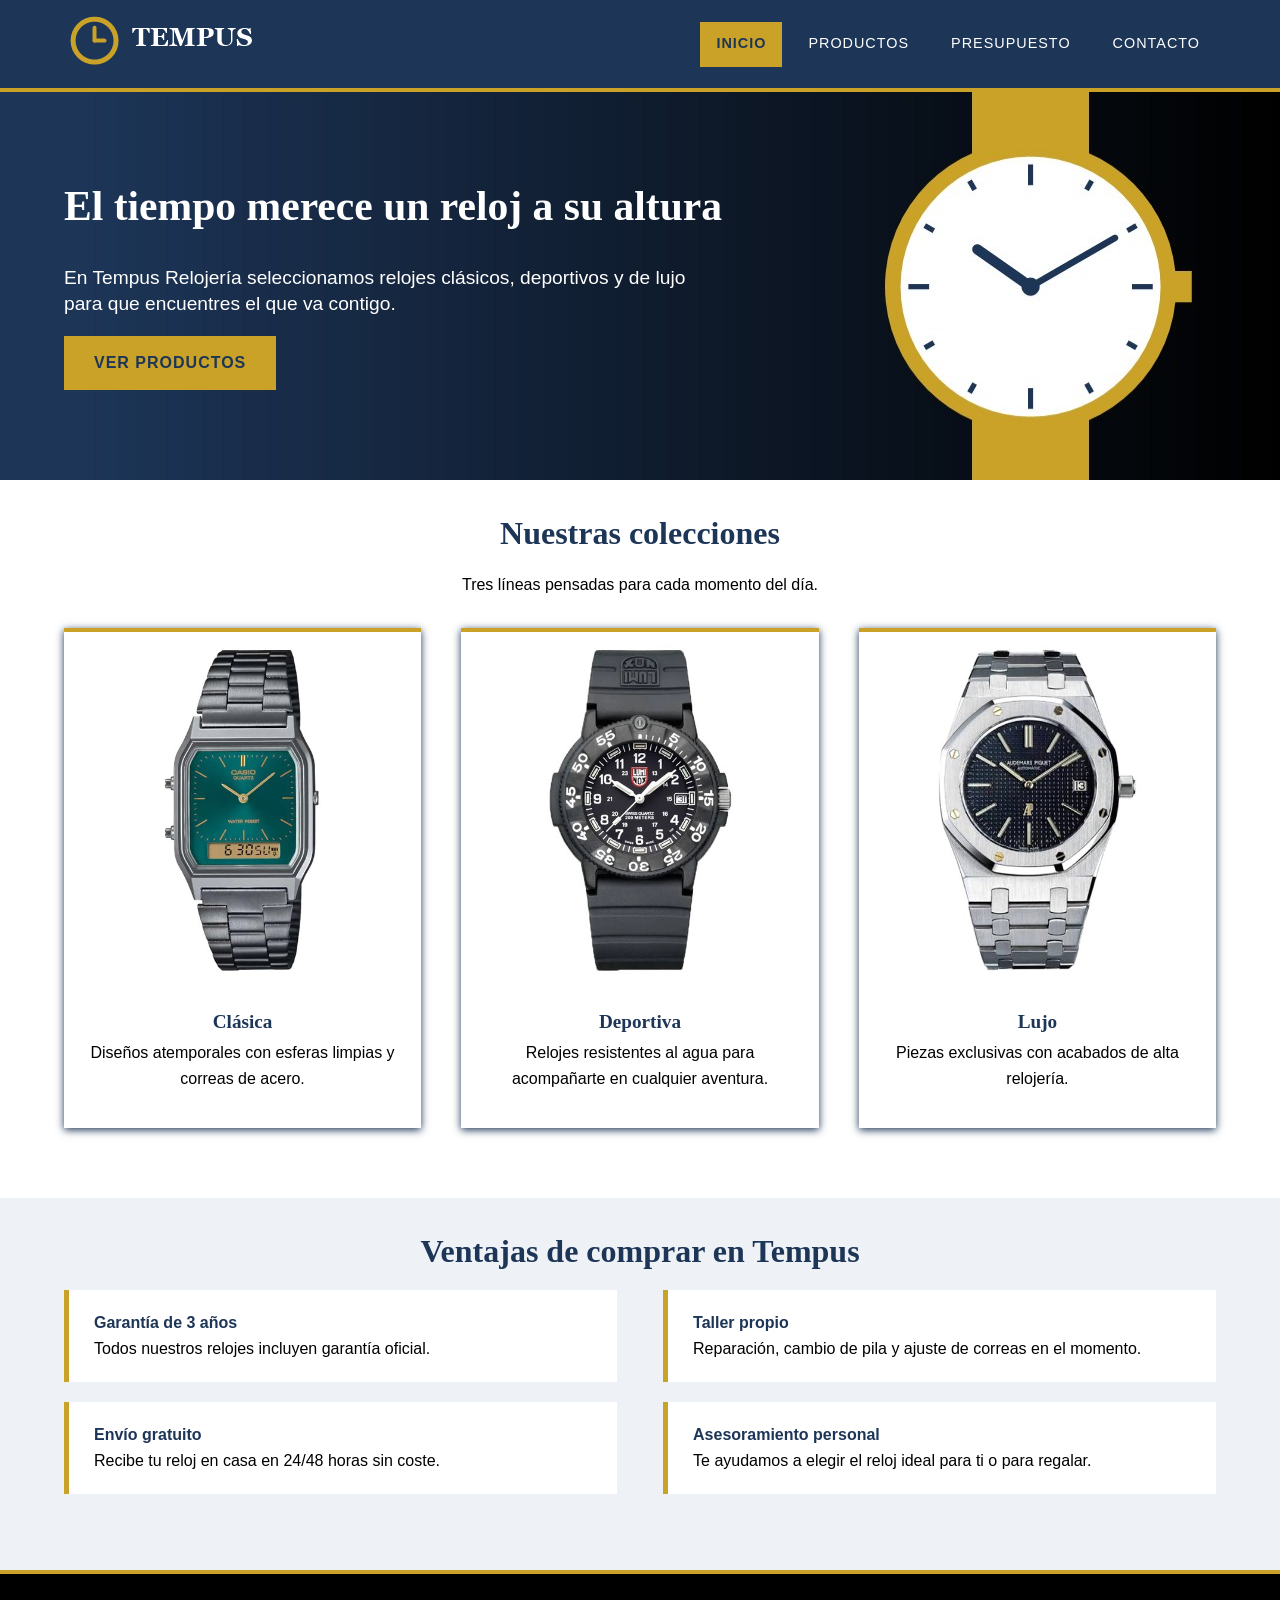
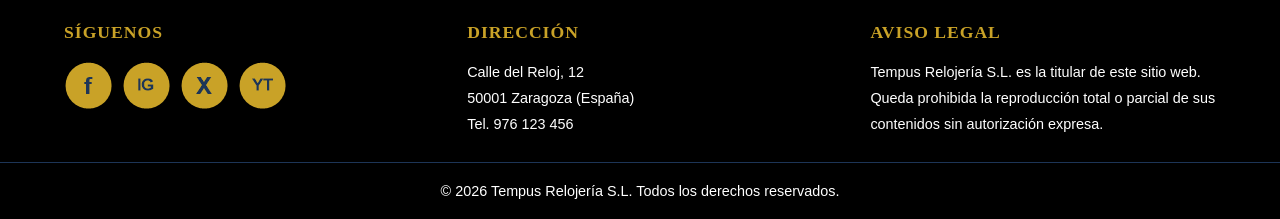
<file: index.html>
<!DOCTYPE html>
<html lang="es">
<head>
    <!-- Meta etiquetas -->
    <meta charset="utf-8">
    <meta name="viewport" content="width=device-width, initial-scale=1">
    <meta name="description" content="Tempus Relojer&iacute;a: relojes de pulsera cl&aacute;sicos, deportivos y de lujo en Zaragoza. Descubre nuestras colecciones y pide tu presupuesto sin compromiso.">
    <meta name="keywords" content="relojer&iacute;a, relojes, relojes de pulsera, relojes de lujo, Zaragoza">
    <meta name="author" content="Tempus Relojer&iacute;a">
    <meta name="robots" content="index, follow">
    <title>Tempus Relojer&iacute;a | Relojes cl&aacute;sicos y de lujo en Zaragoza</title>
    <!-- Hoja de estilos externa -->
    <link rel="stylesheet" href="css/estilos.css">
</head>
<body>

    <!-- Cabecera con logotipo y menu de navegacion -->
    <header class="cabecera">
        <nav class="menu">
            <a href="index.html" title="Inicio de Tempus Relojer&iacute;a">
                <img src="images/logo.png" alt="Logotipo de Tempus Relojer&iacute;a" title="Tempus Relojer&iacute;a" width="240" height="60">
            </a>
            <ul>
                <li><a href="index.html" class="activo" title="P&aacute;gina de inicio">Inicio</a></li>
                <li><a href="views/productos.html" title="Cat&aacute;logo de relojes">Productos</a></li>
                <li><a href="views/presupuesto.html" title="Solicitar presupuesto">Presupuesto</a></li>
                <li><a href="views/contacto.html" title="Datos de contacto y ubicaci&oacute;n">Contacto</a></li>
            </ul>
        </nav>
    </header>

    <!-- Seccion 1: presentacion -->
    <section class="portada">
        <h1>El tiempo merece un reloj a su altura</h1>
        <p>En Tempus Relojer&iacute;a seleccionamos relojes cl&aacute;sicos, deportivos y de lujo para que encuentres el que va contigo.</p>
        <a href="views/productos.html" class="boton" title="Ver el cat&aacute;logo de relojes">Ver productos</a>
    </section>

    <!-- Seccion 2: colecciones destacadas -->
    <section class="general">
        <h2 class="titulo-seccion">Nuestras colecciones</h2>
        <p class="intro-seccion">Tres l&iacute;neas pensadas para cada momento del d&iacute;a.</p>
        <div class="tarjetas">
            <article class="tarjeta">
                <img src="images/productos/reloj1.jpg" alt="Reloj cl&aacute;sico Casio con esfera verde y correa de acero" title="Colecci&oacute;n Cl&aacute;sica" width="400">
                <h3>Cl&aacute;sica</h3>
                <p>Dise&ntilde;os atemporales con esferas limpias y correas de acero.</p>
            </article>
            <article class="tarjeta">
                <img src="images/productos/reloj2.jpg" alt="Reloj deportivo Luminox de buceo negro" title="Colecci&oacute;n Deportiva" width="400">
                <h3>Deportiva</h3>
                <p>Relojes resistentes al agua para acompa&ntilde;arte en cualquier aventura.</p>
            </article>
            <article class="tarjeta">
                <img src="images/productos/reloj8.jpg" alt="Reloj de lujo Audemars Piguet Royal Oak de acero" title="Colecci&oacute;n Lujo" width="400">
                <h3>Lujo</h3>
                <p>Piezas exclusivas con acabados de alta relojer&iacute;a.</p>
            </article>
        </div>
    </section>

    <!-- Seccion 3: ventajas de comprar en la tienda -->
    <section class="fondo-claro">
        <div class="general">
            <h2 class="titulo-seccion">Ventajas de comprar en Tempus</h2>
            <ul class="ventajas">
                <li><strong>Garant&iacute;a de 3 a&ntilde;os</strong><br>Todos nuestros relojes incluyen garant&iacute;a oficial.</li>
                <li><strong>Taller propio</strong><br>Reparaci&oacute;n, cambio de pila y ajuste de correas en el momento.</li>
                <li><strong>Env&iacute;o gratuito</strong><br>Recibe tu reloj en casa en 24/48 horas sin coste.</li>
                <li><strong>Asesoramiento personal</strong><br>Te ayudamos a elegir el reloj ideal para ti o para regalar.</li>
            </ul>
        </div>
    </section>

    <!-- Pie de pagina -->
    <footer class="pie">
        <div class="pie-contenido">
            <div class="pie-bloque">
                <h2>S&iacute;guenos</h2>
                <ul class="redes">
                    <li><a href="https://www.facebook.com/" target="_blank" title="Facebook de Tempus Relojer&iacute;a"><img src="images/redes/facebook.png" alt="Facebook" title="Facebook" width="48" height="48"></a></li>
                    <li><a href="https://www.instagram.com/" target="_blank" title="Instagram de Tempus Relojer&iacute;a"><img src="images/redes/instagram.png" alt="Instagram" title="Instagram" width="48" height="48"></a></li>
                    <li><a href="https://x.com/" target="_blank" title="X de Tempus Relojer&iacute;a"><img src="images/redes/x.png" alt="X" title="X" width="48" height="48"></a></li>
                    <li><a href="https://www.youtube.com/" target="_blank" title="YouTube de Tempus Relojer&iacute;a"><img src="images/redes/youtube.png" alt="YouTube" title="YouTube" width="48" height="48"></a></li>
                </ul>
            </div>
            <div class="pie-bloque">
                <h2>Direcci&oacute;n</h2>
                <p>Calle del Reloj, 12<br>50001 Zaragoza (Espa&ntilde;a)<br>Tel. 976 123 456</p>
            </div>
            <div class="pie-bloque">
                <h2>Aviso legal</h2>
                <p>Tempus Relojer&iacute;a S.L. es la titular de este sitio web. Queda prohibida la reproducci&oacute;n total o parcial de sus contenidos sin autorizaci&oacute;n expresa.</p>
            </div>
        </div>
        <p class="copyright">&copy; 2026 Tempus Relojer&iacute;a S.L. Todos los derechos reservados.</p>
    </footer>

</body>
</html>
</file>
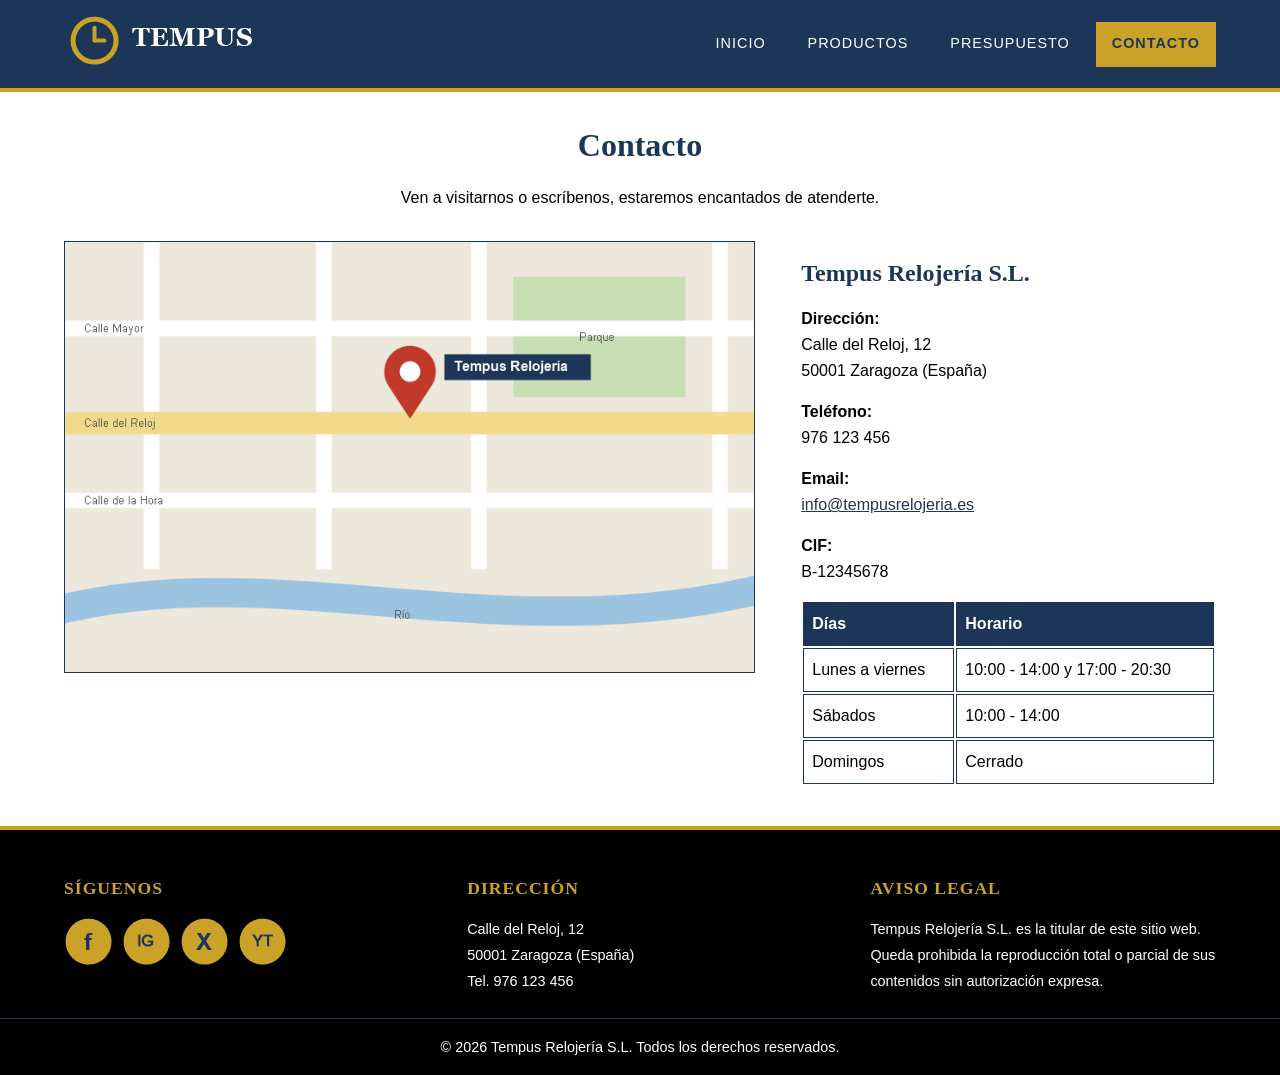
<file: views/contacto.html>
<!DOCTYPE html>
<html lang="es">
<head>
    <!-- Meta etiquetas -->
    <meta charset="utf-8">
    <meta name="viewport" content="width=device-width, initial-scale=1">
    <meta name="description" content="Contacta con Tempus Relojer&iacute;a. Estamos en la Calle del Reloj, 12 de Zaragoza. Consulta nuestro tel&eacute;fono, correo electr&oacute;nico y horario.">
    <meta name="keywords" content="contacto relojer&iacute;a, relojer&iacute;a Zaragoza, direcci&oacute;n Tempus, horario">
    <meta name="author" content="Tempus Relojer&iacute;a">
    <meta name="robots" content="index, follow">
    <title>Contacto | D&oacute;nde encontrar Tempus Relojer&iacute;a en Zaragoza</title>
    <!-- Hoja de estilos externa -->
    <link rel="stylesheet" href="../css/estilos.css">
</head>
<body>

    <!-- Cabecera con logotipo y menu de navegacion -->
    <header class="cabecera">
        <nav class="menu">
            <a href="../index.html" title="Inicio de Tempus Relojer&iacute;a">
                <img src="../images/logo.png" alt="Logotipo de Tempus Relojer&iacute;a" title="Tempus Relojer&iacute;a" width="240" height="60">
            </a>
            <ul>
                <li><a href="../index.html" title="P&aacute;gina de inicio">Inicio</a></li>
                <li><a href="productos.html" title="Cat&aacute;logo de relojes">Productos</a></li>
                <li><a href="presupuesto.html" title="Solicitar presupuesto">Presupuesto</a></li>
                <li><a href="contacto.html" class="activo" title="Datos de contacto y ubicaci&oacute;n">Contacto</a></li>
            </ul>
        </nav>
    </header>

    <!-- Mapa y datos de la empresa -->
    <section class="general">
        <h1 class="titulo-seccion">Contacto</h1>
        <p class="intro-seccion">Ven a visitarnos o escr&iacute;benos, estaremos encantados de atenderte.</p>

        <div class="contacto">
            <!-- Mapa con la ubicacion de la empresa -->
            <div class="mapa">
                <img src="../images/mapa.png" alt="Mapa con la ubicaci&oacute;n de Tempus Relojer&iacute;a en la Calle del Reloj de Zaragoza" title="Ubicaci&oacute;n de Tempus Relojer&iacute;a" width="800">
            </div>

            <!-- Datos de la empresa -->
            <div class="datos">
                <h2>Tempus Relojer&iacute;a S.L.</h2>
                <p><strong>Direcci&oacute;n:</strong><br>Calle del Reloj, 12<br>50001 Zaragoza (Espa&ntilde;a)</p>
                <p><strong>Tel&eacute;fono:</strong><br>976 123 456</p>
                <p><strong>Email:</strong><br><a href="mailto:info@tempusrelojeria.es" title="Enviar un correo a Tempus Relojer&iacute;a">info@tempusrelojeria.es</a></p>
                <p><strong>CIF:</strong><br>B-12345678</p>

                <!-- Horario de apertura -->
                <table class="horario">
                    <tr>
                        <th>D&iacute;as</th>
                        <th>Horario</th>
                    </tr>
                    <tr>
                        <td>Lunes a viernes</td>
                        <td>10:00 - 14:00 y 17:00 - 20:30</td>
                    </tr>
                    <tr>
                        <td>S&aacute;bados</td>
                        <td>10:00 - 14:00</td>
                    </tr>
                    <tr>
                        <td>Domingos</td>
                        <td>Cerrado</td>
                    </tr>
                </table>
            </div>
        </div>
    </section>

    <!-- Pie de pagina -->
    <footer class="pie">
        <div class="pie-contenido">
            <div class="pie-bloque">
                <h2>S&iacute;guenos</h2>
                <ul class="redes">
                    <li><a href="https://www.facebook.com/" target="_blank" title="Facebook de Tempus Relojer&iacute;a"><img src="../images/redes/facebook.png" alt="Facebook" title="Facebook" width="48" height="48"></a></li>
                    <li><a href="https://www.instagram.com/" target="_blank" title="Instagram de Tempus Relojer&iacute;a"><img src="../images/redes/instagram.png" alt="Instagram" title="Instagram" width="48" height="48"></a></li>
                    <li><a href="https://x.com/" target="_blank" title="X de Tempus Relojer&iacute;a"><img src="../images/redes/x.png" alt="X" title="X" width="48" height="48"></a></li>
                    <li><a href="https://www.youtube.com/" target="_blank" title="YouTube de Tempus Relojer&iacute;a"><img src="../images/redes/youtube.png" alt="YouTube" title="YouTube" width="48" height="48"></a></li>
                </ul>
            </div>
            <div class="pie-bloque">
                <h2>Direcci&oacute;n</h2>
                <p>Calle del Reloj, 12<br>50001 Zaragoza (Espa&ntilde;a)<br>Tel. 976 123 456</p>
            </div>
            <div class="pie-bloque">
                <h2>Aviso legal</h2>
                <p>Tempus Relojer&iacute;a S.L. es la titular de este sitio web. Queda prohibida la reproducci&oacute;n total o parcial de sus contenidos sin autorizaci&oacute;n expresa.</p>
            </div>
        </div>
        <p class="copyright">&copy; 2026 Tempus Relojer&iacute;a S.L. Todos los derechos reservados.</p>
    </footer>

</body>
</html>
</file>
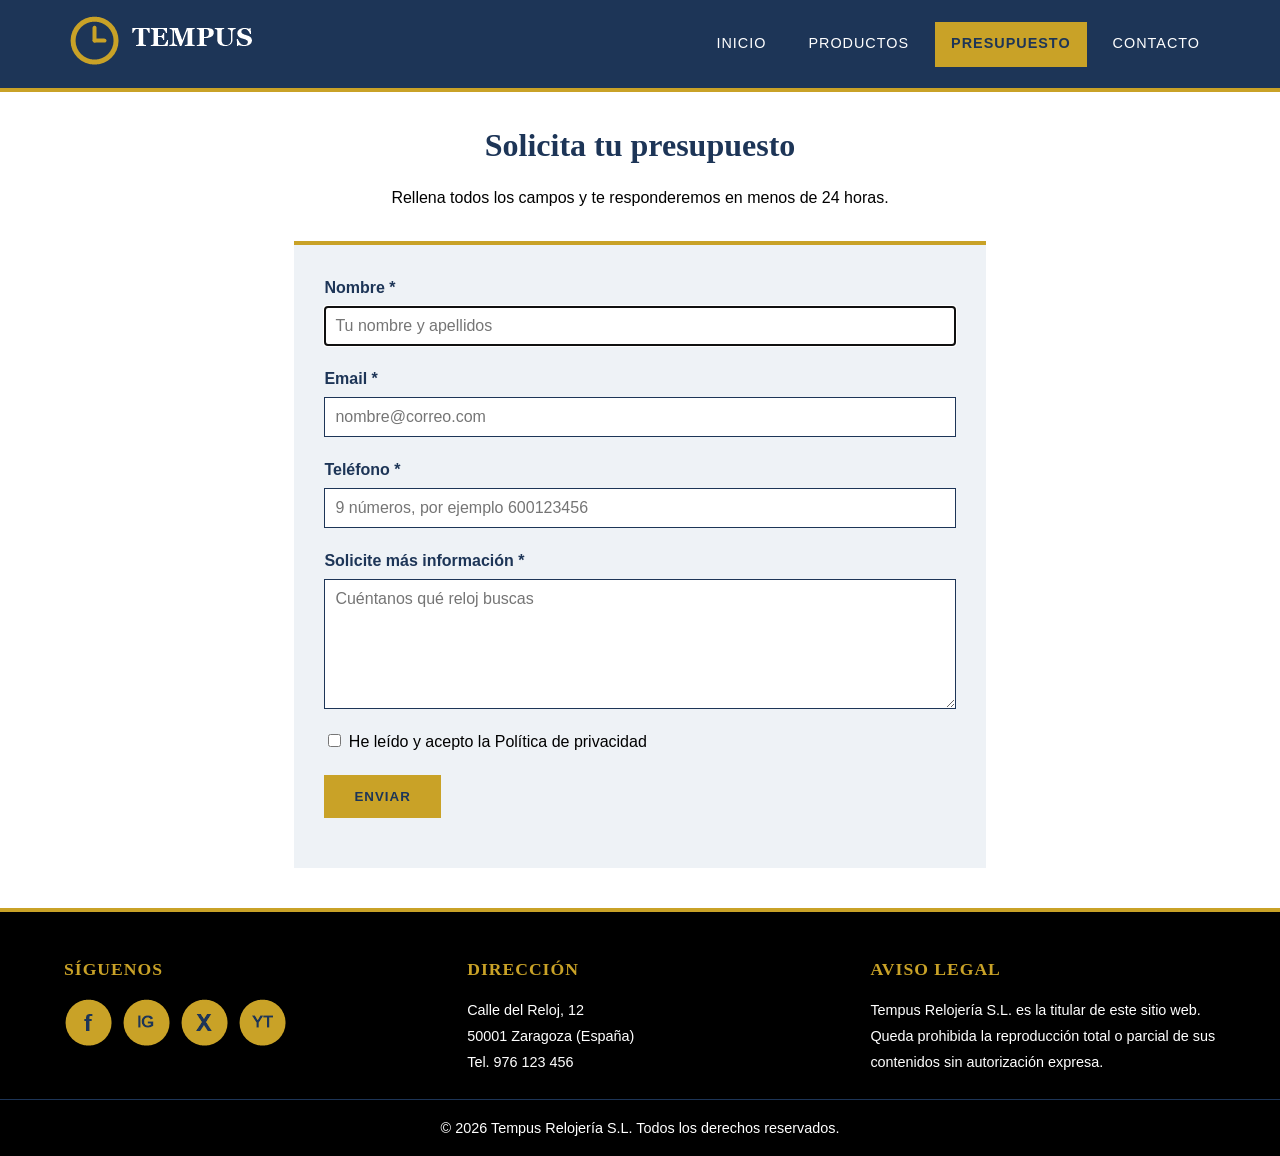
<file: views/presupuesto.html>
<!DOCTYPE html>
<html lang="es">
<head>
    <!-- Meta etiquetas -->
    <meta charset="utf-8">
    <meta name="viewport" content="width=device-width, initial-scale=1">
    <meta name="description" content="Solicita tu presupuesto en Tempus Relojer&iacute;a. Rellena el formulario y te enviaremos informaci&oacute;n sobre el reloj que buscas sin compromiso.">
    <meta name="keywords" content="presupuesto relojes, comprar reloj, informaci&oacute;n relojes, Tempus Relojer&iacute;a">
    <meta name="author" content="Tempus Relojer&iacute;a">
    <meta name="robots" content="index, follow">
    <title>Presupuesto | Solicita informaci&oacute;n a Tempus Relojer&iacute;a</title>
    <!-- Hoja de estilos externa -->
    <link rel="stylesheet" href="../css/estilos.css">
</head>
<body>

    <!-- Cabecera con logotipo y menu de navegacion -->
    <header class="cabecera">
        <nav class="menu">
            <a href="../index.html" title="Inicio de Tempus Relojer&iacute;a">
                <img src="../images/logo.png" alt="Logotipo de Tempus Relojer&iacute;a" title="Tempus Relojer&iacute;a" width="240" height="60">
            </a>
            <ul>
                <li><a href="../index.html" title="P&aacute;gina de inicio">Inicio</a></li>
                <li><a href="productos.html" title="Cat&aacute;logo de relojes">Productos</a></li>
                <li><a href="presupuesto.html" class="activo" title="Solicitar presupuesto">Presupuesto</a></li>
                <li><a href="contacto.html" title="Datos de contacto y ubicaci&oacute;n">Contacto</a></li>
            </ul>
        </nav>
    </header>

    <!-- Formulario de presupuesto -->
    <section class="general">
        <h1 class="titulo-seccion">Solicita tu presupuesto</h1>
        <p class="intro-seccion">Rellena todos los campos y te responderemos en menos de 24 horas.</p>

        <form name="presupuesto" id="presupuesto" class="formulario" method="post" action="presupuesto.html">
            <!-- Nombre: obligatorio -->
            <p>
                <span class="obligatorio">Nombre *</span>
                <input type="text" name="nombre" id="nombre" class="campo" placeholder="Tu nombre y apellidos" maxlength="60" required autofocus>
            </p>
            <!-- Email: comprueba que tenga formato de correo -->
            <p>
                <span class="obligatorio">Email *</span>
                <input type="email" name="email" id="email" class="campo" placeholder="nombre@correo.com" maxlength="80" required>
            </p>
            <!-- Telefono: 9 cifras -->
            <p>
                <span class="obligatorio">Tel&eacute;fono *</span>
                <input type="tel" name="telefono" id="telefono" class="campo" placeholder="9 n&uacute;meros, por ejemplo 600123456" pattern="[0-9]{9}" required>
            </p>
            <!-- Texto multilinea -->
            <p>
                <span class="obligatorio">Solicite m&aacute;s informaci&oacute;n *</span>
                <textarea name="informacion" id="informacion" class="campo" rows="6" cols="40" placeholder="Cu&eacute;ntanos qu&eacute; reloj buscas" required></textarea>
            </p>
            <!-- Aceptacion de la politica de privacidad -->
            <p>
                <input type="checkbox" name="privacidad" id="privacidad" value="acepto" required>
                He le&iacute;do y acepto la Pol&iacute;tica de privacidad
            </p>
            <p>
                <input type="submit" name="enviar" value="Enviar" class="boton">
            </p>
        </form>
    </section>

    <!-- Pie de pagina -->
    <footer class="pie">
        <div class="pie-contenido">
            <div class="pie-bloque">
                <h2>S&iacute;guenos</h2>
                <ul class="redes">
                    <li><a href="https://www.facebook.com/" target="_blank" title="Facebook de Tempus Relojer&iacute;a"><img src="../images/redes/facebook.png" alt="Facebook" title="Facebook" width="48" height="48"></a></li>
                    <li><a href="https://www.instagram.com/" target="_blank" title="Instagram de Tempus Relojer&iacute;a"><img src="../images/redes/instagram.png" alt="Instagram" title="Instagram" width="48" height="48"></a></li>
                    <li><a href="https://x.com/" target="_blank" title="X de Tempus Relojer&iacute;a"><img src="../images/redes/x.png" alt="X" title="X" width="48" height="48"></a></li>
                    <li><a href="https://www.youtube.com/" target="_blank" title="YouTube de Tempus Relojer&iacute;a"><img src="../images/redes/youtube.png" alt="YouTube" title="YouTube" width="48" height="48"></a></li>
                </ul>
            </div>
            <div class="pie-bloque">
                <h2>Direcci&oacute;n</h2>
                <p>Calle del Reloj, 12<br>50001 Zaragoza (Espa&ntilde;a)<br>Tel. 976 123 456</p>
            </div>
            <div class="pie-bloque">
                <h2>Aviso legal</h2>
                <p>Tempus Relojer&iacute;a S.L. es la titular de este sitio web. Queda prohibida la reproducci&oacute;n total o parcial de sus contenidos sin autorizaci&oacute;n expresa.</p>
            </div>
        </div>
        <p class="copyright">&copy; 2026 Tempus Relojer&iacute;a S.L. Todos los derechos reservados.</p>
    </footer>

</body>
</html>
</file>
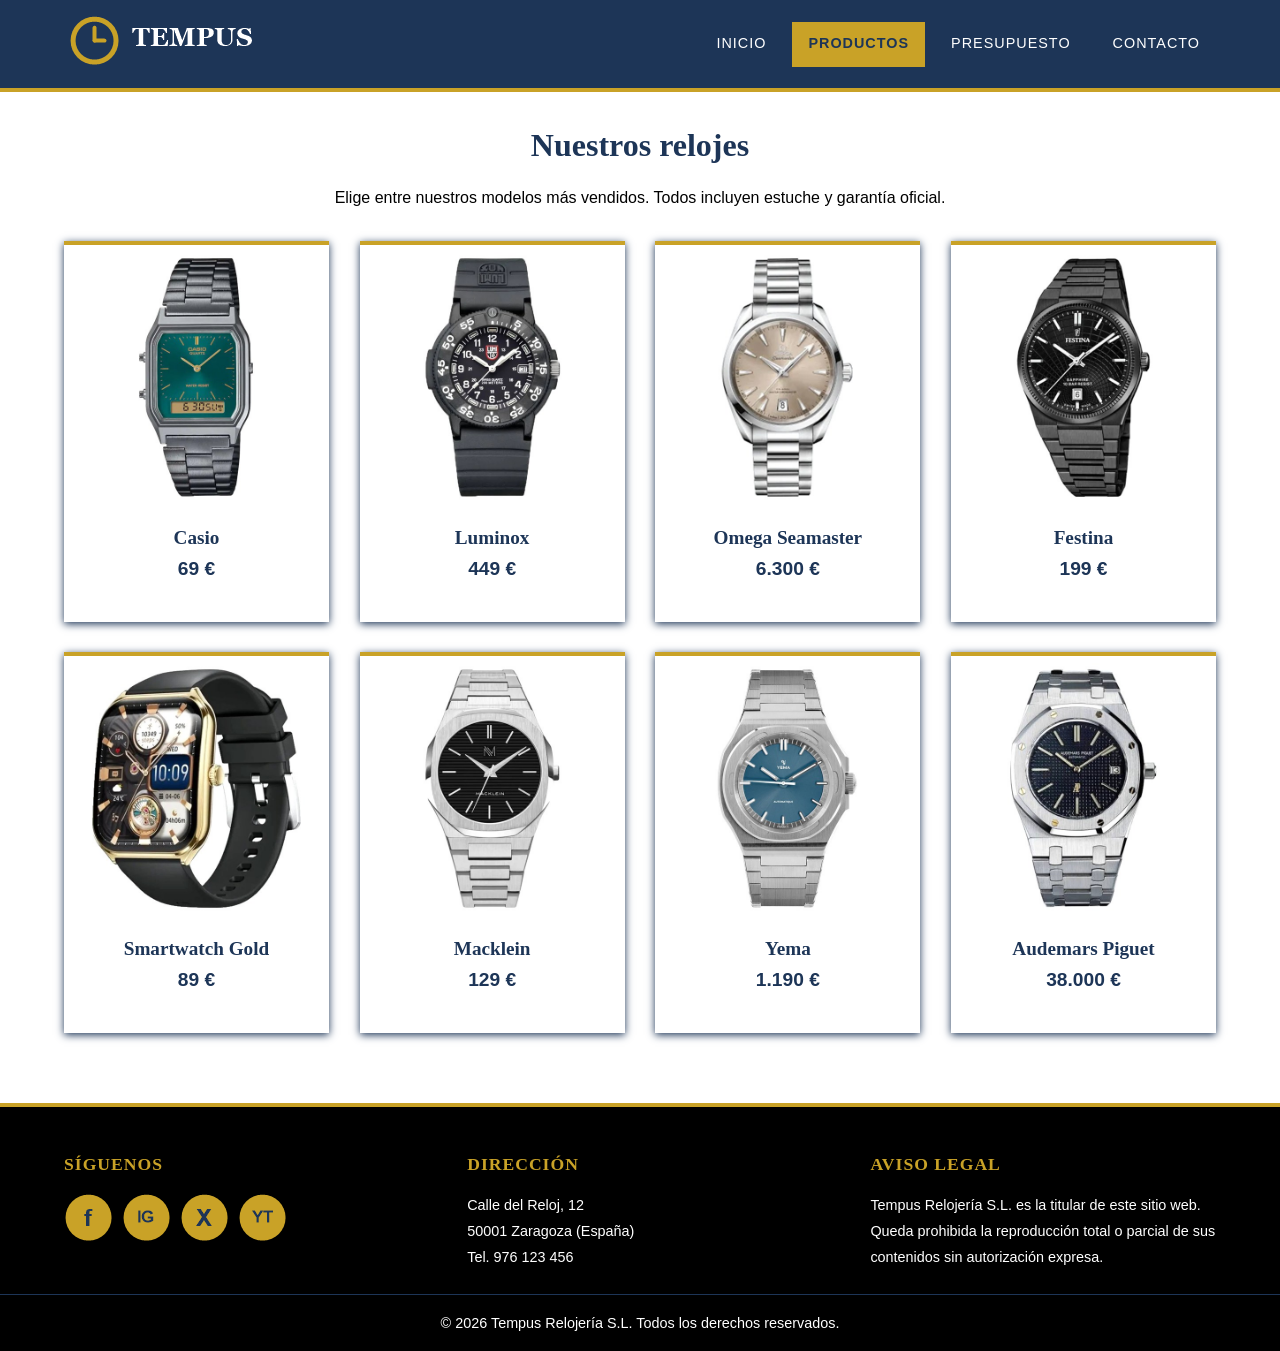
<file: views/productos.html>
<!DOCTYPE html>
<html lang="es">
<head>
    <!-- Meta etiquetas -->
    <meta charset="utf-8">
    <meta name="viewport" content="width=device-width, initial-scale=1">
    <meta name="description" content="Cat&aacute;logo de relojes de Tempus Relojer&iacute;a: modelos cl&aacute;sicos, deportivos y de lujo con garant&iacute;a de 3 a&ntilde;os y env&iacute;o gratuito.">
    <meta name="keywords" content="cat&aacute;logo de relojes, relojes cl&aacute;sicos, relojes deportivos, relojes de lujo">
    <meta name="author" content="Tempus Relojer&iacute;a">
    <meta name="robots" content="index, follow">
    <title>Productos | Cat&aacute;logo de relojes de Tempus Relojer&iacute;a</title>
    <!-- Hoja de estilos externa -->
    <link rel="stylesheet" href="../css/estilos.css">
</head>
<body>

    <!-- Cabecera con logotipo y menu de navegacion -->
    <header class="cabecera">
        <nav class="menu">
            <a href="../index.html" title="Inicio de Tempus Relojer&iacute;a">
                <img src="../images/logo.png" alt="Logotipo de Tempus Relojer&iacute;a" title="Tempus Relojer&iacute;a" width="240" height="60">
            </a>
            <ul>
                <li><a href="../index.html" title="P&aacute;gina de inicio">Inicio</a></li>
                <li><a href="productos.html" class="activo" title="Cat&aacute;logo de relojes">Productos</a></li>
                <li><a href="presupuesto.html" title="Solicitar presupuesto">Presupuesto</a></li>
                <li><a href="contacto.html" title="Datos de contacto y ubicaci&oacute;n">Contacto</a></li>
            </ul>
        </nav>
    </header>

    <!-- Galeria de productos en cuadricula -->
    <section class="general">
        <h1 class="titulo-seccion">Nuestros relojes</h1>
        <p class="intro-seccion">Elige entre nuestros modelos m&aacute;s vendidos. Todos incluyen estuche y garant&iacute;a oficial.</p>

        <div class="tarjetas galeria">
            <article class="tarjeta">
                <img src="../images/productos/reloj1.jpg" alt="Reloj Casio digital y anal&oacute;gico con esfera verde y correa de acero" title="Casio" width="400">
                <h2>Casio</h2>
                <p class="precio">69 &euro;</p>
            </article>
            <article class="tarjeta">
                <img src="../images/productos/reloj2.jpg" alt="Reloj Luminox de buceo negro con correa de caucho" title="Luminox" width="400">
                <h2>Luminox</h2>
                <p class="precio">449 &euro;</p>
            </article>
            <article class="tarjeta">
                <img src="../images/productos/reloj3.jpg" alt="Reloj Omega Seamaster de acero con esfera beige" title="Omega Seamaster" width="400">
                <h2>Omega Seamaster</h2>
                <p class="precio">6.300 &euro;</p>
            </article>
            <article class="tarjeta">
                <img src="../images/productos/reloj4.jpg" alt="Reloj Festina con caja, esfera y correa negras" title="Festina" width="400">
                <h2>Festina</h2>
                <p class="precio">199 &euro;</p>
            </article>
            <article class="tarjeta">
                <img src="../images/productos/reloj5.jpg" alt="Smartwatch con caja dorada y correa negra" title="Smartwatch Gold" width="400">
                <h2>Smartwatch Gold</h2>
                <p class="precio">89 &euro;</p>
            </article>
            <article class="tarjeta">
                <img src="../images/productos/reloj6.jpg" alt="Reloj Macklein de acero con esfera negra" title="Macklein" width="400">
                <h2>Macklein</h2>
                <p class="precio">129 &euro;</p>
            </article>
            <article class="tarjeta">
                <img src="../images/productos/reloj7.jpg" alt="Reloj Yema autom&aacute;tico de acero con esfera azul" title="Yema" width="400">
                <h2>Yema</h2>
                <p class="precio">1.190 &euro;</p>
            </article>
            <article class="tarjeta">
                <img src="../images/productos/reloj8.jpg" alt="Reloj Audemars Piguet Royal Oak de acero con esfera azul oscuro" title="Audemars Piguet Royal Oak" width="400">
                <h2>Audemars Piguet</h2>
                <p class="precio">38.000 &euro;</p>
            </article>
        </div>
    </section>

    <!-- Pie de pagina -->
    <footer class="pie">
        <div class="pie-contenido">
            <div class="pie-bloque">
                <h2>S&iacute;guenos</h2>
                <ul class="redes">
                    <li><a href="https://www.facebook.com/" target="_blank" title="Facebook de Tempus Relojer&iacute;a"><img src="../images/redes/facebook.png" alt="Facebook" title="Facebook" width="48" height="48"></a></li>
                    <li><a href="https://www.instagram.com/" target="_blank" title="Instagram de Tempus Relojer&iacute;a"><img src="../images/redes/instagram.png" alt="Instagram" title="Instagram" width="48" height="48"></a></li>
                    <li><a href="https://x.com/" target="_blank" title="X de Tempus Relojer&iacute;a"><img src="../images/redes/x.png" alt="X" title="X" width="48" height="48"></a></li>
                    <li><a href="https://www.youtube.com/" target="_blank" title="YouTube de Tempus Relojer&iacute;a"><img src="../images/redes/youtube.png" alt="YouTube" title="YouTube" width="48" height="48"></a></li>
                </ul>
            </div>
            <div class="pie-bloque">
                <h2>Direcci&oacute;n</h2>
                <p>Calle del Reloj, 12<br>50001 Zaragoza (Espa&ntilde;a)<br>Tel. 976 123 456</p>
            </div>
            <div class="pie-bloque">
                <h2>Aviso legal</h2>
                <p>Tempus Relojer&iacute;a S.L. es la titular de este sitio web. Queda prohibida la reproducci&oacute;n total o parcial de sus contenidos sin autorizaci&oacute;n expresa.</p>
            </div>
        </div>
        <p class="copyright">&copy; 2026 Tempus Relojer&iacute;a S.L. Todos los derechos reservados.</p>
    </footer>

</body>
</html>
</file>
<file: css/estilos.css>
/* =========================================================
   Hoja de estilos de Tempus Relojeria
   Colores: azul #1d3557, dorado #c9a227, gris claro #eef2f6
   (ademas del blanco y el negro)
   ========================================================= */

/* ---------- Estilos generales ---------- */
* {
    box-sizing: border-box;
}

html {
    height: 100%;
    width: 100%;
}

body {
    margin: 0;
    font-family: Arial, Helvetica, sans-serif;
    font-size: 1em;
    line-height: 26px;
    color: #000000;
    background-color: #ffffff;
}

h1,
h2,
h3 {
    font-family: Georgia, "Times New Roman", serif;
    color: #1d3557;
}

/* Contenedor general centrado en la pagina */
.general {
    position: relative;
    margin: auto;
    width: 90%;
    padding-top: 40px;
    padding-bottom: 40px;
}

/* ---------- Cabecera y menu de navegacion ---------- */
.cabecera {
    position: -webkit-sticky;
    position: sticky;
    top: 0;
    z-index: 10;
    background-color: #1d3557;
    border-bottom: 4px solid #c9a227;
}

.menu {
    display: flex;
    flex-wrap: wrap;
    justify-content: space-between;
    align-items: center;
    margin: auto;
    width: 90%;
    padding-top: 10px;
    padding-bottom: 10px;
}

.menu ul {
    display: flex;
    flex-wrap: wrap;
    list-style-type: none;
    margin: 0;
    padding: 0;
}

.menu li {
    margin-left: 10px;
}

/* Estados de los enlaces del menu (orden: link, visited, hover, active) */
.menu ul a:link,
.menu ul a:visited {
    display: block;
    padding-top: 8px;
    padding-bottom: 8px;
    padding-left: 16px;
    padding-right: 16px;
    color: #ffffff;
    text-decoration: none;
    text-transform: uppercase;
    letter-spacing: 1px;
    font-size: 0.9em;
    border-bottom: 3px solid #1d3557;
}

.menu ul a:hover {
    color: #c9a227;
    border-bottom: 3px solid #c9a227;
}

.menu ul a:active {
    color: #c9a227;
}

/* Pagina en la que se encuentra el usuario */
.menu .activo:link,
.menu .activo:visited {
    color: #1d3557;
    background-color: #c9a227;
    border-bottom: 3px solid #c9a227;
    font-weight: bold;
}

/* ---------- Portada (index) ---------- */
.portada {
    background: #1d3557 url(../images/cabecera.jpg) no-repeat right center;
    color: #ffffff;
    padding-top: 90px;
    padding-bottom: 90px;
    padding-left: 5%;
    padding-right: 5%;
}

.portada h1 {
    color: #ffffff;
    font-size: 2.6em;
    line-height: 48px;
    margin-top: 0;
    width: 60%;
}

.portada p {
    font-size: 1.2em;
    width: 55%;
}

/* Boton de llamada a la accion */
.boton {
    display: inline-block;
    padding-top: 12px;
    padding-bottom: 12px;
    padding-left: 28px;
    padding-right: 28px;
    background-color: #c9a227;
    color: #1d3557;
    font-weight: bold;
    text-decoration: none;
    text-transform: uppercase;
    letter-spacing: 1px;
    border: 2px solid #c9a227;
    cursor: pointer;
}

.boton:hover {
    background-color: #ffffff;
    color: #1d3557;
}

/* Titulos de cada seccion */
.titulo-seccion {
    text-align: center;
    font-size: 2em;
    margin-top: 0;
}

.intro-seccion {
    text-align: center;
    margin: auto;
    margin-bottom: 30px;
    width: 70%;
}

/* Seccion con fondo gris claro */
.fondo-claro {
    background-color: #eef2f6;
}

/* Tarjetas de colecciones y de productos */
.tarjetas {
    display: flex;
    flex-wrap: wrap;
    justify-content: space-between;
}

.tarjeta {
    width: 31%;
    margin-bottom: 30px;
    background-color: #ffffff;
    border-top: 4px solid #c9a227;
    box-shadow: 0px 2px 8px #1d3557;
    text-align: center;
    padding-bottom: 20px;
}

.tarjeta img {
    width: 100%;
    display: block;
}

.tarjeta h2,
.tarjeta h3 {
    font-size: 1.2em;
    margin-bottom: 5px;
}

.tarjeta p {
    padding-left: 20px;
    padding-right: 20px;
    margin-top: 5px;
}

/* Lista de ventajas */
.ventajas {
    list-style-type: none;
    padding: 0;
    display: flex;
    flex-wrap: wrap;
    justify-content: space-between;
}

.ventajas li {
    width: 48%;
    margin-bottom: 20px;
    padding: 20px;
    padding-left: 25px;
    background-color: #ffffff;
    border-left: 5px solid #c9a227;
}

.ventajas strong {
    color: #1d3557;
}

/* ---------- Galeria de productos ---------- */
.galeria .tarjeta {
    width: 23%;
}

.galeria .tarjeta img {
    opacity: 1;
}

.galeria .tarjeta img:hover {
    opacity: 0.8;
}

.precio {
    color: #1d3557;
    font-weight: bold;
    font-size: 1.2em;
}

/* ---------- Formulario de presupuesto ---------- */
.formulario {
    margin: auto;
    width: 60%;
    padding: 30px;
    background-color: #eef2f6;
    border-top: 4px solid #c9a227;
}

.formulario p {
    margin: 0;
    margin-bottom: 20px;
}

/* Campos de texto del formulario */
.campo {
    display: block;
    width: 100%;
    margin-top: 5px;
    padding: 10px;
    font-family: Arial, Helvetica, sans-serif;
    font-size: 1em;
    border: 1px solid #1d3557;
    background-color: #ffffff;
}

.formulario .obligatorio {
    color: #1d3557;
    font-weight: bold;
}

/* ---------- Contacto ---------- */
.contacto {
    display: flex;
    flex-wrap: wrap;
    justify-content: space-between;
}

.contacto .mapa {
    width: 60%;
}

.contacto .mapa img {
    width: 100%;
    border: 1px solid #1d3557;
}

.contacto .datos {
    width: 36%;
}

.datos p {
    margin: 0;
    margin-bottom: 15px;
}

.datos a:link,
.datos a:visited {
    color: #1d3557;
}

.datos a:hover {
    color: #c9a227;
}

/* Tabla de horario */
.horario {
    width: 100%;
}

.horario th,
.horario td {
    padding: 8px;
    border: 1px solid #1d3557;
    text-align: left;
}

.horario th {
    background-color: #1d3557;
    color: #ffffff;
}

/* ---------- Pie de pagina ---------- */
.pie {
    background-color: #000000;
    color: #ffffff;
    border-top: 4px solid #c9a227;
}

.pie-contenido {
    display: flex;
    flex-wrap: wrap;
    justify-content: space-between;
    margin: auto;
    width: 90%;
    padding-top: 30px;
    padding-bottom: 10px;
}

.pie-bloque {
    width: 30%;
}

.pie h2 {
    color: #c9a227;
    font-size: 1.1em;
    text-transform: uppercase;
    letter-spacing: 1px;
}

.pie p {
    font-size: 0.9em;
}

/* Iconos de redes sociales */
.redes {
    list-style-type: none;
    padding: 0;
    display: flex;
}

.redes li {
    margin-right: 10px;
}

.redes img {
    opacity: 1;
}

.redes img:hover {
    opacity: 0.7;
}

.copyright {
    text-align: center;
    font-size: 0.8em;
    margin: 0;
    padding-top: 15px;
    padding-bottom: 15px;
    border-top: 1px solid #1d3557;
}
</file>
